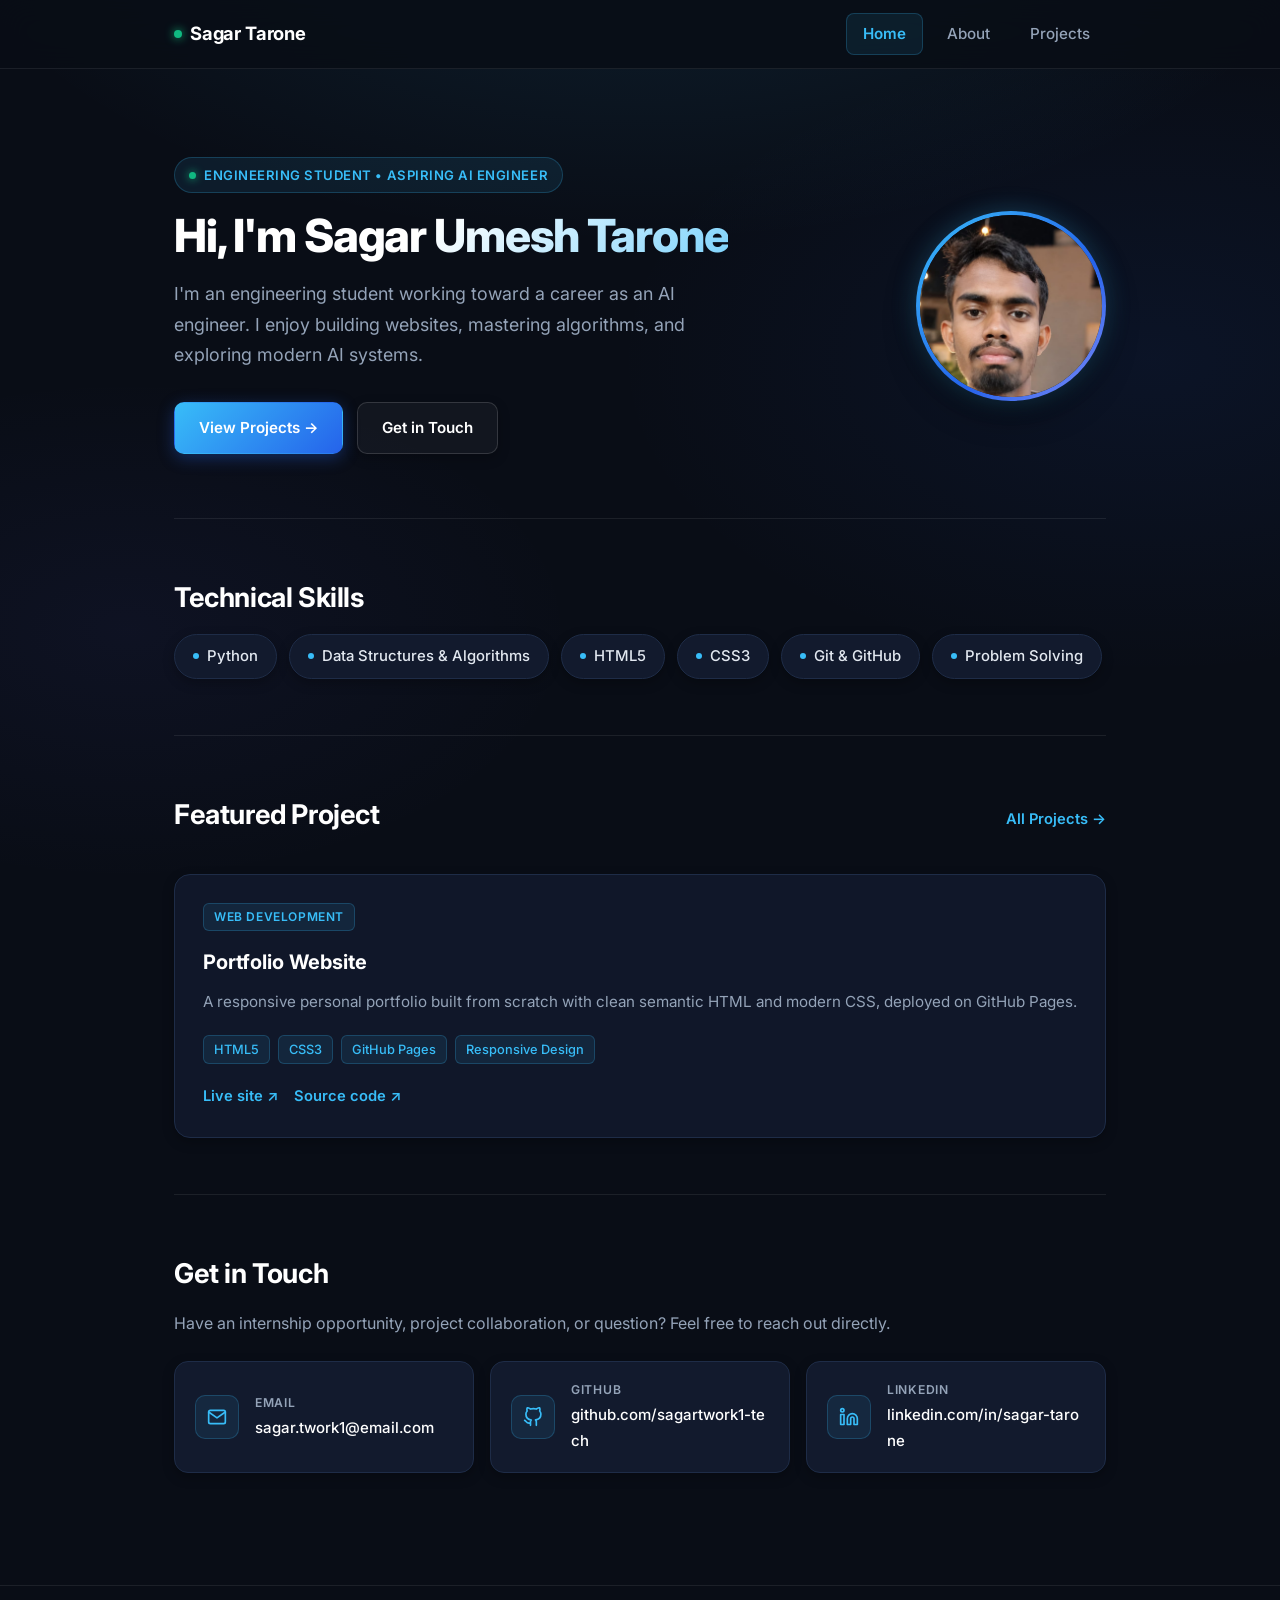
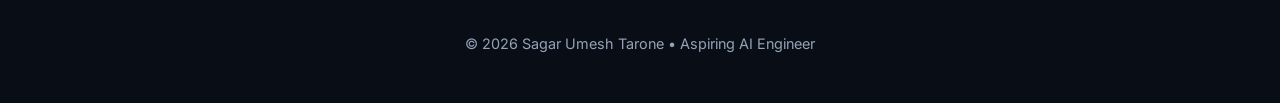
<file: index.html>
<!DOCTYPE html>
<html lang="en">

<head>
    <meta charset="UTF-8">
    <meta name="viewport" content="width=device-width, initial-scale=1.0">
    <title>Sagar Tarone | Portfolio</title>
    <meta name="description"
        content="Portfolio of Sagar Tarone, an engineering student aspiring to become an AI engineer.">
    <link rel="preconnect" href="https://fonts.googleapis.com">
    <link rel="preconnect" href="https://fonts.gstatic.com" crossorigin>
    <link href="https://fonts.googleapis.com/css2?family=Inter:wght@400;500;600;700;800&display=swap" rel="stylesheet">
    <link rel="stylesheet" href="style.css">
</head>

<body>

    <header class="site-header">
        <div class="container nav-inner">
            <a href="index.html" class="brand">
                <span class="brand-dot"></span>
                <span>Sagar Tarone</span>
            </a>
            <nav>
                <a href="index.html" class="active">Home</a>
                <a href="about.html">About</a>
                <a href="projects.html">Projects</a>
            </nav>
        </div>
    </header>

    <main class="container">

        <section class="hero">
            <div class="hero-text">
                <div class="eyebrow">
                    <span class="status-pulse"></span>
                    <span>Engineering Student &bull; Aspiring AI Engineer</span>
                </div>
                <h1>Hi, I'm <span class="highlight">Sagar Umesh Tarone</span></h1>
                <p>I'm an engineering student working toward a career as an AI engineer. I enjoy building websites,
                    mastering algorithms, and exploring modern AI systems.</p>
                <div class="hero-actions">
                    <a href="projects.html" class="btn">View Projects &rarr;</a>
                    <a href="#contact" class="btn btn-outline">Get in Touch</a>
                </div>
            </div>
            <div class="profile-frame">
                <img src="images/sagarphoto.jpeg.jpeg" alt="Portrait of Sagar Tarone" class="profile">
            </div>
        </section>

        <section class="section" id="skills">
            <h2>Technical Skills</h2>
            <ul class="chips">
                <li><span class="chip-dot"></span>Python</li>
                <li><span class="chip-dot"></span>Data Structures &amp; Algorithms</li>
                <li><span class="chip-dot"></span>HTML5</li>
                <li><span class="chip-dot"></span>CSS3</li>
                <li><span class="chip-dot"></span>Git &amp; GitHub</li>
                <li><span class="chip-dot"></span>Problem Solving</li>
            </ul>
        </section>

        <section class="section" id="projects">
            <div class="section-header">
                <h2>Featured Project</h2>
                <a href="projects.html" class="view-all-link">All Projects &rarr;</a>
            </div>
            <div class="grid">
                <div class="card">
                    <div class="card-badge">Web Development</div>
                    <h3>Portfolio Website</h3>
                    <p>A responsive personal portfolio built from scratch with clean semantic HTML and modern CSS,
                        deployed on GitHub Pages.</p>
                    <ul class="tags">
                        <li>HTML5</li>
                        <li>CSS3</li>
                        <li>GitHub Pages</li>
                        <li>Responsive Design</li>
                    </ul>
                    <div class="card-links">
                        <a href="https://sagartwork1-tech.github.io" target="_blank" rel="noopener">Live site
                            &nearr;</a>
                        <a href="https://github.com/sagartwork1-tech/sagartarone.github.io" target="_blank"
                            rel="noopener">Source code &nearr;</a>
                    </div>
                </div>
            </div>
        </section>

        <section class="section" id="contact">
            <h2>Get in Touch</h2>
            <p class="section-desc">Have an internship opportunity, project collaboration, or question? Feel free to
                reach out directly.</p>
            <div class="contact-grid">
                <a href="mailto:sagar.twork1@email.com" class="contact-card">
                    <div class="contact-icon">
                        <svg width="20" height="20" viewBox="0 0 24 24" fill="none" stroke="currentColor"
                            stroke-width="2" stroke-linecap="round" stroke-linejoin="round">
                            <path d="M4 4h16c1.1 0 2 .9 2 2v12c0 1.1-.9 2-2 2H4c-1.1 0-2-.9-2-2V6c0-1.1.9-2 2-2z">
                            </path>
                            <polyline points="22,6 12,13 2,6"></polyline>
                        </svg>
                    </div>
                    <div class="contact-details">
                        <span class="contact-label">Email</span>
                        <span class="contact-value">sagar.twork1@email.com</span>
                    </div>
                </a>
                <a href="https://github.com/sagartwork1-tech" target="_blank" rel="noopener" class="contact-card">
                    <div class="contact-icon">
                        <svg width="20" height="20" viewBox="0 0 24 24" fill="none" stroke="currentColor"
                            stroke-width="2" stroke-linecap="round" stroke-linejoin="round">
                            <path
                                d="M9 19c-5 1.5-5-2.5-7-3m14 6v-3.87a3.37 3.37 0 0 0-.94-2.61c3.14-.35 6.44-1.54 6.44-7A5.44 5.44 0 0 0 20 4.77 5.07 5.07 0 0 0 19.91 1S18.73.65 16 2.48a13.38 13.38 0 0 0-7 0C6.27.65 5.09 1 5.09 1A5.07 5.07 0 0 0 5 4.77a5.44 5.44 0 0 0-1.5 3.78c0 5.42 3.3 6.61 6.44 7A3.37 3.37 0 0 0 9 18.13V22">
                            </path>
                        </svg>
                    </div>
                    <div class="contact-details">
                        <span class="contact-label">GitHub</span>
                        <span class="contact-value">github.com/sagartwork1-tech</span>
                    </div>
                </a>
                <a href="https://linkedin.com/in/sagar-tarone" target="_blank" rel="noopener" class="contact-card">
                    <div class="contact-icon">
                        <svg width="20" height="20" viewBox="0 0 24 24" fill="none" stroke="currentColor"
                            stroke-width="2" stroke-linecap="round" stroke-linejoin="round">
                            <path d="M16 8a6 6 0 0 1 6 6v7h-4v-7a2 2 0 0 0-2-2 2 2 0 0 0-2 2v7h-4v-7a6 6 0 0 1 6-6z">
                            </path>
                            <rect x="2" y="9" width="4" height="12"></rect>
                            <circle cx="4" cy="4" r="2"></circle>
                        </svg>
                    </div>
                    <div class="contact-details">
                        <span class="contact-label">LinkedIn</span>
                        <span class="contact-value">linkedin.com/in/sagar-tarone</span>
                    </div>
                </a>
            </div>
        </section>

    </main>

    <footer class="site-footer">
        <p>© 2026 Sagar Umesh Tarone &bull; Aspiring AI Engineer</p>
    </footer>

</body>

</html>
</file>
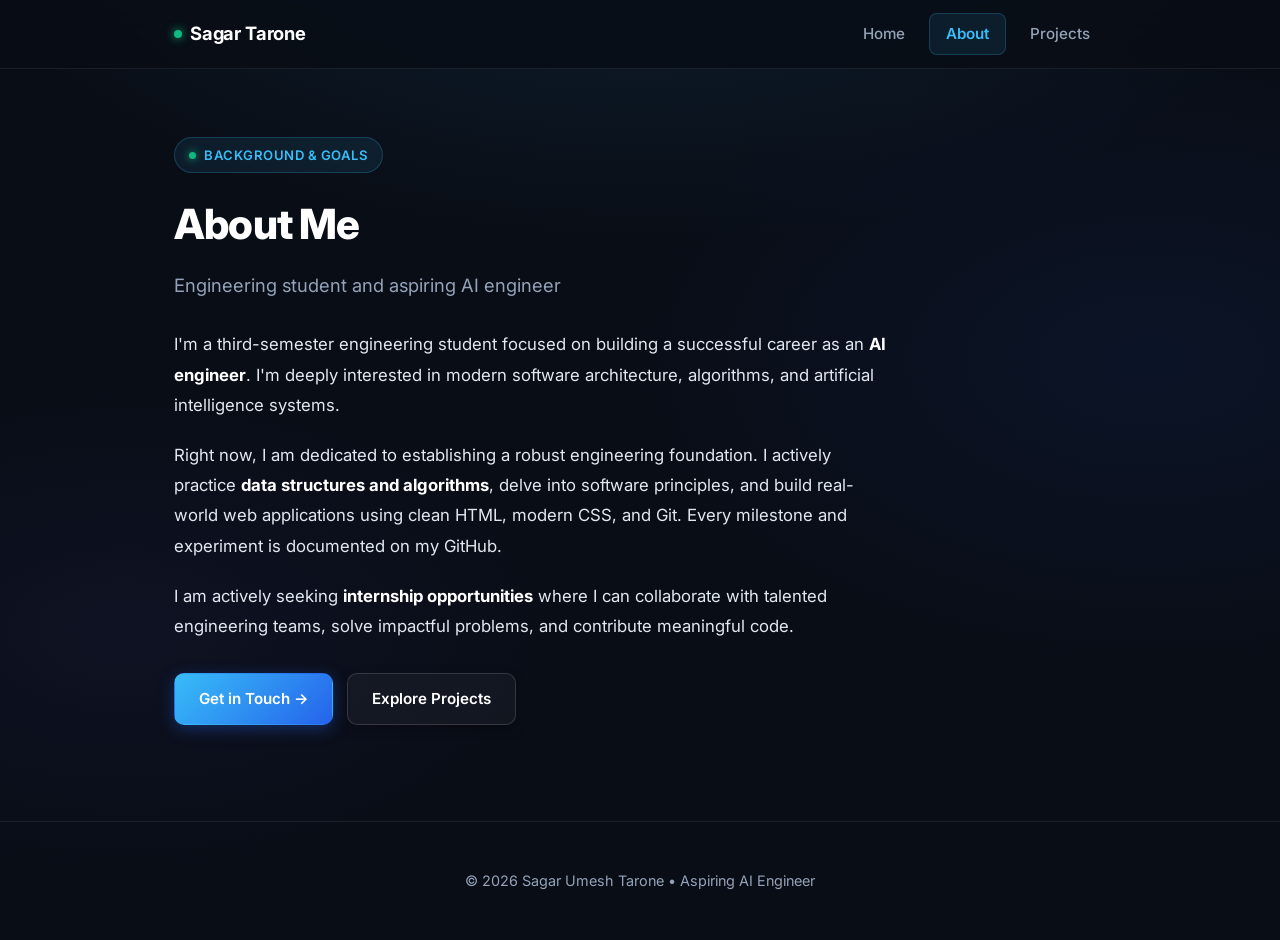
<file: about.html>
<!DOCTYPE html>
<html lang="en">

<head>
    <meta charset="UTF-8">
    <meta name="viewport" content="width=device-width, initial-scale=1.0">
    <title>About | Sagar Tarone</title>
    <meta name="description" content="About Sagar Tarone, an engineering student aspiring to become an AI engineer.">
    <link rel="preconnect" href="https://fonts.googleapis.com">
    <link rel="preconnect" href="https://fonts.gstatic.com" crossorigin>
    <link href="https://fonts.googleapis.com/css2?family=Inter:wght@400;500;600;700;800&display=swap" rel="stylesheet">
    <link rel="stylesheet" href="style.css">
</head>

<body>

    <header class="site-header">
        <div class="container nav-inner">
            <a href="index.html" class="brand">
                <span class="brand-dot"></span>
                <span>Sagar Tarone</span>
            </a>
            <nav>
                <a href="index.html">Home</a>
                <a href="about.html" class="active">About</a>
                <a href="projects.html">Projects</a>
            </nav>
        </div>
    </header>

    <main class="container">

        <div class="page-title">
            <div class="eyebrow">
                <span class="status-pulse"></span>
                <span>Background &amp; Goals</span>
            </div>
            <h1>About Me</h1>
            <p class="subtitle">Engineering student and aspiring AI engineer</p>
        </div>

        <div class="prose">
            <p>I'm a third-semester engineering student focused on building a successful career as an <strong>AI
                    engineer</strong>. I'm deeply interested in modern software architecture, algorithms, and artificial
                intelligence systems.</p>
            <p>Right now, I am dedicated to establishing a robust engineering foundation. I actively practice
                <strong>data structures and algorithms</strong>, delve into software principles, and build real-world
                web applications using clean HTML, modern CSS, and Git. Every milestone and experiment is documented on
                my GitHub.</p>
            <p>I am actively seeking <strong>internship opportunities</strong> where I can collaborate with talented
                engineering teams, solve impactful problems, and contribute meaningful code.</p>
            <div class="hero-actions" style="margin-top: 32px;">
                <a href="mailto:sagar.twork1@email.com" class="btn">Get in Touch &rarr;</a>
                <a href="projects.html" class="btn btn-outline">Explore Projects</a>
            </div>
        </div>

    </main>

    <footer class="site-footer">
        <p>© 2026 Sagar Umesh Tarone &bull; Aspiring AI Engineer</p>
    </footer>

</body>

</html>
</file>
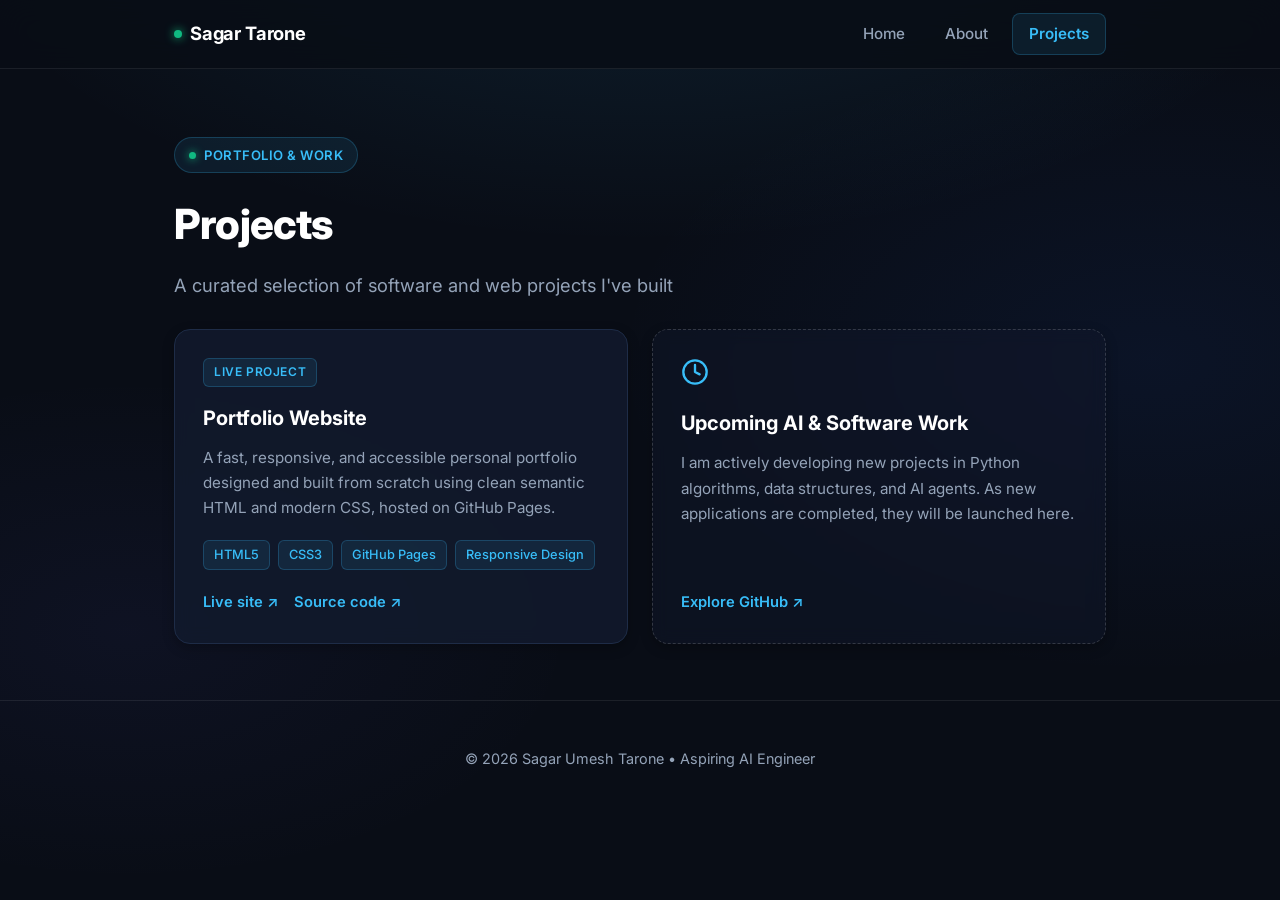
<file: projects.html>
<!DOCTYPE html>
<html lang="en">

<head>
    <meta charset="UTF-8">
    <meta name="viewport" content="width=device-width, initial-scale=1.0">
    <title>Projects | Sagar Tarone</title>
    <meta name="description" content="Projects built by Sagar Tarone while learning web development and AI.">
    <link rel="preconnect" href="https://fonts.googleapis.com">
    <link rel="preconnect" href="https://fonts.gstatic.com" crossorigin>
    <link href="https://fonts.googleapis.com/css2?family=Inter:wght@400;500;600;700;800&display=swap" rel="stylesheet">
    <link rel="stylesheet" href="style.css">
</head>

<body>

    <header class="site-header">
        <div class="container nav-inner">
            <a href="index.html" class="brand">
                <span class="brand-dot"></span>
                <span>Sagar Tarone</span>
            </a>
            <nav>
                <a href="index.html">Home</a>
                <a href="about.html">About</a>
                <a href="projects.html" class="active">Projects</a>
            </nav>
        </div>
    </header>

    <main class="container">

        <div class="page-title">
            <div class="eyebrow">
                <span class="status-pulse"></span>
                <span>Portfolio &amp; Work</span>
            </div>
            <h1>Projects</h1>
            <p class="subtitle">A curated selection of software and web projects I've built</p>
        </div>

        <div class="grid">
            <div class="card">
                <div class="card-badge">Live Project</div>
                <h3>Portfolio Website</h3>
                <p>A fast, responsive, and accessible personal portfolio designed and built from scratch using clean semantic HTML and modern CSS, hosted on GitHub Pages.</p>
                <ul class="tags">
                    <li>HTML5</li>
                    <li>CSS3</li>
                    <li>GitHub Pages</li>
                    <li>Responsive Design</li>
                </ul>
                <div class="card-links">
                    <a href="https://sagartwork1-tech.github.io" target="_blank" rel="noopener">Live site &nearr;</a>
                    <a href="https://github.com/sagartwork1-tech/sagartarone.github.io" target="_blank"
                        rel="noopener">Source code &nearr;</a>
                </div>
            </div>

            <div class="card card-placeholder">
                <div class="placeholder-icon">
                    <svg width="28" height="28" viewBox="0 0 24 24" fill="none" stroke="currentColor" stroke-width="2" stroke-linecap="round" stroke-linejoin="round"><circle cx="12" cy="12" r="10"></circle><polyline points="12 6 12 12 16 14"></polyline></svg>
                </div>
                <h3>Upcoming AI &amp; Software Work</h3>
                <p>I am actively developing new projects in Python algorithms, data structures, and AI agents. As new applications are completed, they will be launched here.</p>
                <div class="card-links">
                    <a href="https://github.com/sagartwork1-tech" target="_blank" rel="noopener">Explore GitHub &nearr;</a>
                </div>
            </div>
        </div>

    </main>

    <footer class="site-footer">
        <p>© 2026 Sagar Umesh Tarone &bull; Aspiring AI Engineer</p>
    </footer>

</body>

</html>
</file>
<file: style.css>
:root {
    /* Color Palette - Executive Modern Dark Theme */
    --bg: #090d16;
    --bg-secondary: #0e1526;
    --surface: #121a2d;
    --surface-hover: #18233c;
    --surface-card: rgba(18, 26, 45, 0.85);
    --border: #1e2c47;
    --border-light: rgba(255, 255, 255, 0.08);
    --border-accent: rgba(56, 189, 248, 0.4);

    /* Typography */
    --text: #e2e8f0;
    --text-heading: #ffffff;
    --muted: #94a3b8;
    --muted-light: #cbd5e1;

    /* Accents & Gradients */
    --accent: #38bdf8;
    --accent-hover: #7dd3fc;
    --accent-gradient: linear-gradient(135deg, #38bdf8 0%, #2563eb 100%);
    --accent-glow: rgba(56, 189, 248, 0.25);
    --badge-bg: rgba(56, 189, 248, 0.09);
    --badge-border: rgba(56, 189, 248, 0.22);
    --badge-text: #38bdf8;

    /* Shadows */
    --shadow-sm: 0 4px 12px rgba(0, 0, 0, 0.25);
    --shadow-md: 0 8px 24px -4px rgba(0, 0, 0, 0.45);
    --shadow-lg: 0 16px 36px -6px rgba(0, 0, 0, 0.55), 0 0 24px -2px rgba(56, 189, 248, 0.18);
}

* {
    box-sizing: border-box;
}

html {
    scroll-behavior: smooth;
}

body {
    margin: 0;
    font-family: "Inter", system-ui, -apple-system, BlinkMacSystemFont, "Segoe UI", Roboto, sans-serif;
    background-color: var(--bg);
    background-image:
        radial-gradient(ellipse 80% 60% at 50% -15%, rgba(56, 189, 248, 0.12), transparent 70%),
        radial-gradient(ellipse 60% 50% at 90% 40%, rgba(37, 99, 235, 0.08), transparent 70%),
        radial-gradient(ellipse 50% 40% at 10% 70%, rgba(99, 102, 241, 0.06), transparent 70%);
    background-attachment: fixed;
    color: var(--text);
    line-height: 1.7;
    -webkit-font-smoothing: antialiased;
    -moz-osx-font-smoothing: grayscale;
}

a {
    color: var(--accent);
    text-decoration: none;
    transition: color 0.2s ease;
}

a:hover {
    color: var(--accent-hover);
    text-decoration: none;
}

.container {
    max-width: 980px;
    margin: 0 auto;
    padding: 0 24px;
}

/* Header and navigation */
.site-header {
    position: sticky;
    top: 0;
    z-index: 100;
    background: rgba(9, 13, 22, 0.85);
    backdrop-filter: blur(14px);
    -webkit-backdrop-filter: blur(14px);
    border-bottom: 1px solid var(--border-light);
    transition: background 0.3s ease;
}

.nav-inner {
    display: flex;
    justify-content: space-between;
    align-items: center;
    height: 68px;
}

.brand {
    display: inline-flex;
    align-items: center;
    gap: 8px;
    color: var(--text-heading);
    font-weight: 700;
    font-size: 1.15rem;
    letter-spacing: -0.01em;
}

.brand-dot {
    width: 8px;
    height: 8px;
    border-radius: 50%;
    background: #10b981;
    box-shadow: 0 0 10px #10b981;
    display: inline-block;
}

.site-header nav {
    display: flex;
    align-items: center;
    gap: 8px;
}

.site-header nav a {
    color: var(--muted);
    font-weight: 500;
    font-size: 0.95rem;
    padding: 7px 16px;
    border-radius: 8px;
    transition: all 0.2s ease;
}

.site-header nav a:hover {
    color: var(--text-heading);
    background: rgba(255, 255, 255, 0.06);
}

.site-header nav a.active {
    color: var(--accent);
    background: var(--badge-bg);
    border: 1px solid var(--badge-border);
    font-weight: 600;
}

/* Hero section */
.hero {
    display: flex;
    align-items: center;
    justify-content: space-between;
    gap: 48px;
    padding: 88px 0 64px;
}

.hero-text {
    max-width: 580px;
}

.eyebrow {
    display: inline-flex;
    align-items: center;
    gap: 8px;
    color: var(--badge-text);
    background: var(--badge-bg);
    border: 1px solid var(--badge-border);
    padding: 6px 14px;
    border-radius: 999px;
    font-weight: 600;
    font-size: 0.82rem;
    letter-spacing: 0.04em;
    text-transform: uppercase;
    margin: 0 0 16px;
}

.status-pulse {
    width: 7px;
    height: 7px;
    border-radius: 50%;
    background-color: #10b981;
    box-shadow: 0 0 8px #10b981;
    display: inline-block;
}

.hero h1 {
    font-size: 2.85rem;
    font-weight: 800;
    letter-spacing: -0.025em;
    line-height: 1.18;
    color: var(--text-heading);
    margin: 0 0 16px;
}

.highlight {
    background: linear-gradient(135deg, #ffffff 30%, #7dd3fc 100%);
    -webkit-background-clip: text;
    -webkit-text-fill-color: transparent;
}

.hero p {
    color: var(--muted);
    font-size: 1.12rem;
    line-height: 1.7;
    margin: 0 0 32px;
}

.hero-actions {
    display: flex;
    align-items: center;
    flex-wrap: wrap;
    gap: 14px;
}

/* Profile Photo - Round shape, balanced natural zoom */
.profile-frame {
    position: relative;
    width: 190px;
    height: 190px;
    border-radius: 50%;
    padding: 4px;
    background: linear-gradient(135deg, #38bdf8 0%, #2563eb 60%, #818cf8 100%);
    box-shadow:
        0 0 25px rgba(56, 189, 248, 0.25),
        0 14px 32px -4px rgba(0, 0, 0, 0.6);
    flex-shrink: 0;
    transition: transform 0.3s cubic-bezier(0.16, 1, 0.3, 1), box-shadow 0.3s ease;
}

.profile-frame:hover {
    transform: scale(1.02);
    box-shadow:
        0 0 35px rgba(56, 189, 248, 0.4),
        0 18px 36px -4px rgba(0, 0, 0, 0.7);
}

.profile {
    display: block;
    width: 100%;
    height: 100%;
    border-radius: 50%;
    object-fit: cover;
    object-position: center 22%;
    transform: scale(1.0);
    background-color: var(--surface);
}

/* Buttons */
.btn {
    display: inline-flex;
    align-items: center;
    justify-content: center;
    gap: 8px;
    padding: 12px 24px;
    border-radius: 10px;
    font-weight: 600;
    font-size: 0.95rem;
    background: var(--accent-gradient);
    color: #ffffff;
    box-shadow: 0 4px 16px rgba(37, 99, 235, 0.35);
    transition: all 0.25s cubic-bezier(0.16, 1, 0.3, 1);
    border: 1px solid transparent;
    cursor: pointer;
    text-decoration: none;
}

.btn:hover {
    transform: translateY(-2px);
    box-shadow: 0 6px 22px rgba(56, 189, 248, 0.45);
    color: #ffffff;
    text-decoration: none;
}

.btn-outline {
    background: rgba(255, 255, 255, 0.04);
    color: var(--text-heading);
    border: 1px solid rgba(255, 255, 255, 0.14);
    box-shadow: var(--shadow-sm);
    margin-left: 0;
}

.btn-outline:hover {
    background: rgba(255, 255, 255, 0.08);
    border-color: var(--accent);
    color: var(--accent);
    box-shadow: 0 4px 16px rgba(56, 189, 248, 0.18);
}

/* Sections */
.section {
    padding: 56px 0;
    border-top: 1px solid var(--border-light);
}

.section-header {
    display: flex;
    justify-content: space-between;
    align-items: baseline;
    margin-bottom: 24px;
}

.section h2 {
    font-size: 1.7rem;
    font-weight: 700;
    letter-spacing: -0.015em;
    color: var(--text-heading);
    margin: 0 0 12px;
}

.section-desc {
    color: var(--muted);
    font-size: 1rem;
    margin: 0 0 24px;
}

.view-all-link {
    font-size: 0.92rem;
    font-weight: 600;
}

/* Chips / Skills */
.chips {
    list-style: none;
    display: flex;
    flex-wrap: wrap;
    gap: 12px;
    padding: 0;
    margin: 0;
}

.chips li {
    display: inline-flex;
    align-items: center;
    gap: 8px;
    background: var(--surface);
    border: 1px solid var(--border);
    color: var(--text);
    padding: 9px 18px;
    border-radius: 999px;
    font-size: 0.93rem;
    font-weight: 500;
    box-shadow: var(--shadow-sm);
    transition: all 0.25s ease;
}

.chips li:hover {
    border-color: var(--border-accent);
    background: var(--surface-hover);
    color: var(--text-heading);
    transform: translateY(-2px);
    box-shadow: 0 6px 16px rgba(0, 0, 0, 0.35);
}

.chip-dot {
    width: 6px;
    height: 6px;
    border-radius: 50%;
    background-color: var(--accent);
    display: inline-block;
}

/* Cards & Grid */
.grid {
    display: grid;
    grid-template-columns: repeat(auto-fit, minmax(300px, 1fr));
    gap: 24px;
}

.card {
    background: var(--surface-card);
    backdrop-filter: blur(8px);
    -webkit-backdrop-filter: blur(8px);
    border: 1px solid var(--border);
    border-radius: 16px;
    padding: 28px;
    box-shadow: var(--shadow-sm);
    transition: all 0.3s cubic-bezier(0.16, 1, 0.3, 1);
    position: relative;
    overflow: hidden;
    display: flex;
    flex-direction: column;
}

.card::before {
    content: '';
    position: absolute;
    top: 0;
    left: 0;
    right: 0;
    height: 2px;
    background: var(--accent-gradient);
    opacity: 0;
    transition: opacity 0.3s ease;
}

.card:hover {
    transform: translateY(-4px);
    border-color: var(--border-accent);
    box-shadow: var(--shadow-lg);
}

.card:hover::before {
    opacity: 1;
}

.card-badge {
    align-self: flex-start;
    font-size: 0.75rem;
    font-weight: 600;
    text-transform: uppercase;
    letter-spacing: 0.05em;
    color: var(--accent);
    background: var(--badge-bg);
    border: 1px solid var(--badge-border);
    padding: 3px 10px;
    border-radius: 6px;
    margin-bottom: 14px;
}

.card h3 {
    margin: 0 0 10px;
    font-size: 1.25rem;
    font-weight: 700;
    color: var(--text-heading);
}

.card p {
    margin: 0 0 20px;
    color: var(--muted);
    font-size: 0.95rem;
    line-height: 1.65;
    flex-grow: 1;
}

.card-placeholder {
    border-style: dashed;
    border-color: rgba(255, 255, 255, 0.16);
    background: rgba(18, 26, 45, 0.45);
    justify-content: center;
}

.card-placeholder:hover {
    border-color: var(--border-accent);
    background: rgba(18, 26, 45, 0.7);
}

.placeholder-icon {
    color: var(--accent);
    margin-bottom: 12px;
}

.tags {
    list-style: none;
    display: flex;
    flex-wrap: wrap;
    gap: 8px;
    padding: 0;
    margin: 0 0 20px;
}

.tags li {
    font-size: 0.8rem;
    font-weight: 500;
    color: var(--accent);
    background: var(--badge-bg);
    border: 1px solid var(--badge-border);
    padding: 3px 10px;
    border-radius: 6px;
}

.card-links {
    margin-top: auto;
    display: flex;
    flex-wrap: wrap;
    gap: 16px;
}

.card-links a {
    display: inline-flex;
    align-items: center;
    gap: 6px;
    font-weight: 600;
    font-size: 0.92rem;
    color: var(--accent);
    transition: color 0.2s ease;
}

.card-links a:hover {
    color: var(--accent-hover);
    text-decoration: underline;
}

/* Contact Grid & Modern Cards */
.contact-grid {
    display: grid;
    grid-template-columns: repeat(auto-fit, minmax(260px, 1fr));
    gap: 16px;
    margin-top: 16px;
}

.contact-card {
    display: flex;
    align-items: center;
    gap: 16px;
    background: var(--surface);
    border: 1px solid var(--border);
    border-radius: 14px;
    padding: 18px 20px;
    box-shadow: var(--shadow-sm);
    text-decoration: none;
    transition: all 0.25s cubic-bezier(0.16, 1, 0.3, 1);
}

.contact-card:hover {
    border-color: var(--border-accent);
    background: var(--surface-hover);
    transform: translateY(-2px);
    box-shadow: var(--shadow-md);
    text-decoration: none;
}

.contact-icon {
    display: flex;
    align-items: center;
    justify-content: center;
    width: 44px;
    height: 44px;
    border-radius: 10px;
    background: var(--badge-bg);
    border: 1px solid var(--badge-border);
    color: var(--accent);
    flex-shrink: 0;
}

.contact-details {
    display: flex;
    flex-direction: column;
}

.contact-label {
    font-size: 0.76rem;
    text-transform: uppercase;
    letter-spacing: 0.06em;
    color: var(--muted);
    font-weight: 600;
    margin-bottom: 2px;
}

.contact-value {
    color: var(--text-heading);
    font-weight: 500;
    font-size: 0.94rem;
    word-break: break-all;
}

/* Contact List Fallback */
.contact-list {
    list-style: none;
    padding: 0;
    margin: 0;
}

.contact-list li {
    margin-bottom: 12px;
    display: flex;
    align-items: center;
}

.contact-list span {
    display: inline-block;
    width: 90px;
    color: var(--muted);
    font-weight: 500;
}

/* Inner pages (About, Projects) */
.page-title {
    padding: 68px 0 28px;
}

.page-title h1 {
    font-size: 2.6rem;
    font-weight: 800;
    letter-spacing: -0.02em;
    color: var(--text-heading);
    margin: 0 0 10px;
}

.page-title p,
.page-title .subtitle {
    color: var(--muted);
    font-size: 1.15rem;
    margin: 0;
}

.prose {
    max-width: 720px;
    padding-bottom: 40px;
}

.prose p {
    font-size: 1.05rem;
    color: var(--text);
    line-height: 1.8;
    margin: 0 0 20px;
}

.prose strong {
    color: var(--text-heading);
}

/* Footer */
.site-footer {
    border-top: 1px solid var(--border-light);
    padding: 32px 0;
    margin-top: 56px;
    text-align: center;
    color: var(--muted);
    font-size: 0.9rem;
}

/* Mobile & Tablet Responsiveness */
@media (max-width: 768px) {
    .hero {
        flex-direction: column-reverse;
        text-align: center;
        padding: 52px 0 44px;
        gap: 32px;
    }

    .hero-text {
        max-width: 100%;
    }

    .hero h1 {
        font-size: 2.2rem;
    }

    .hero p {
        font-size: 1.02rem;
    }

    .hero-actions {
        justify-content: center;
    }

    .profile-frame {
        width: 160px;
        height: 160px;
    }

    .site-header nav a {
        padding: 6px 10px;
        font-size: 0.9rem;
    }

    .page-title {
        padding: 48px 0 20px;
    }

    .page-title h1 {
        font-size: 2.1rem;
    }
}
</file>
